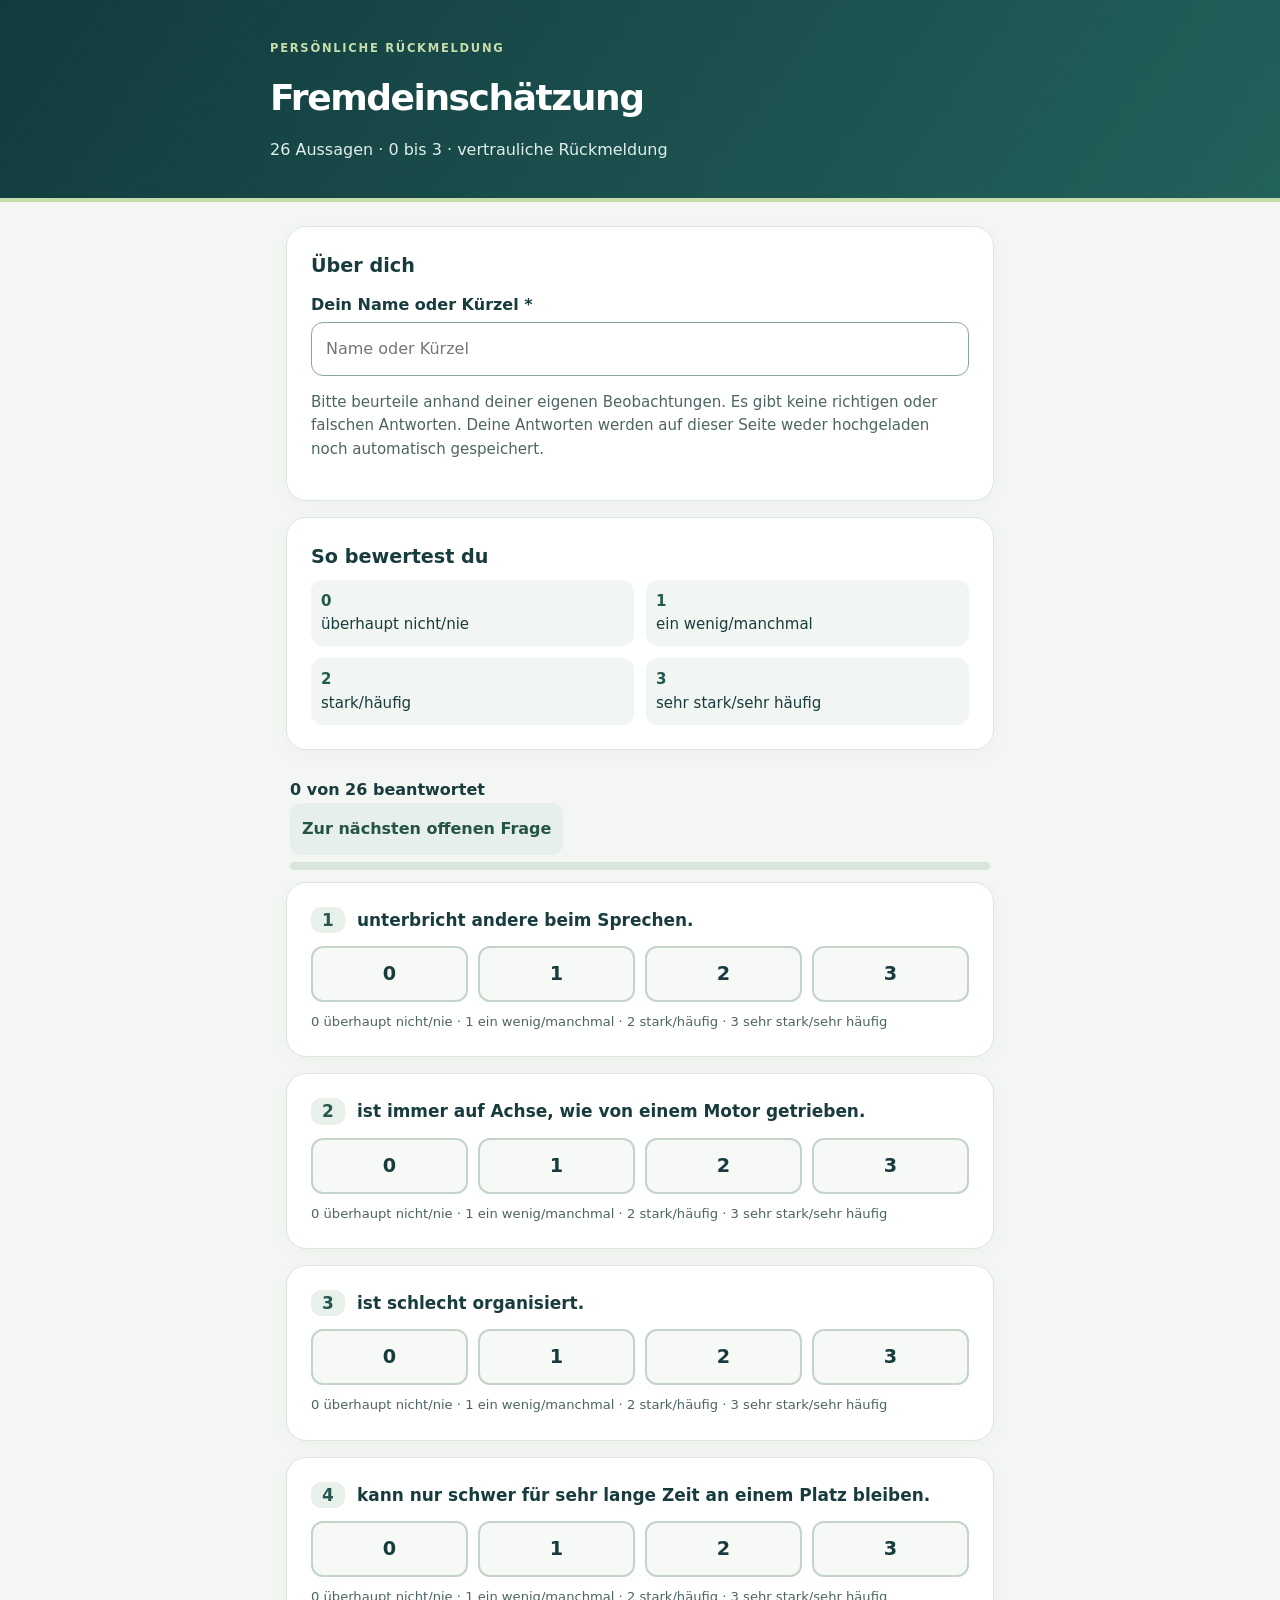
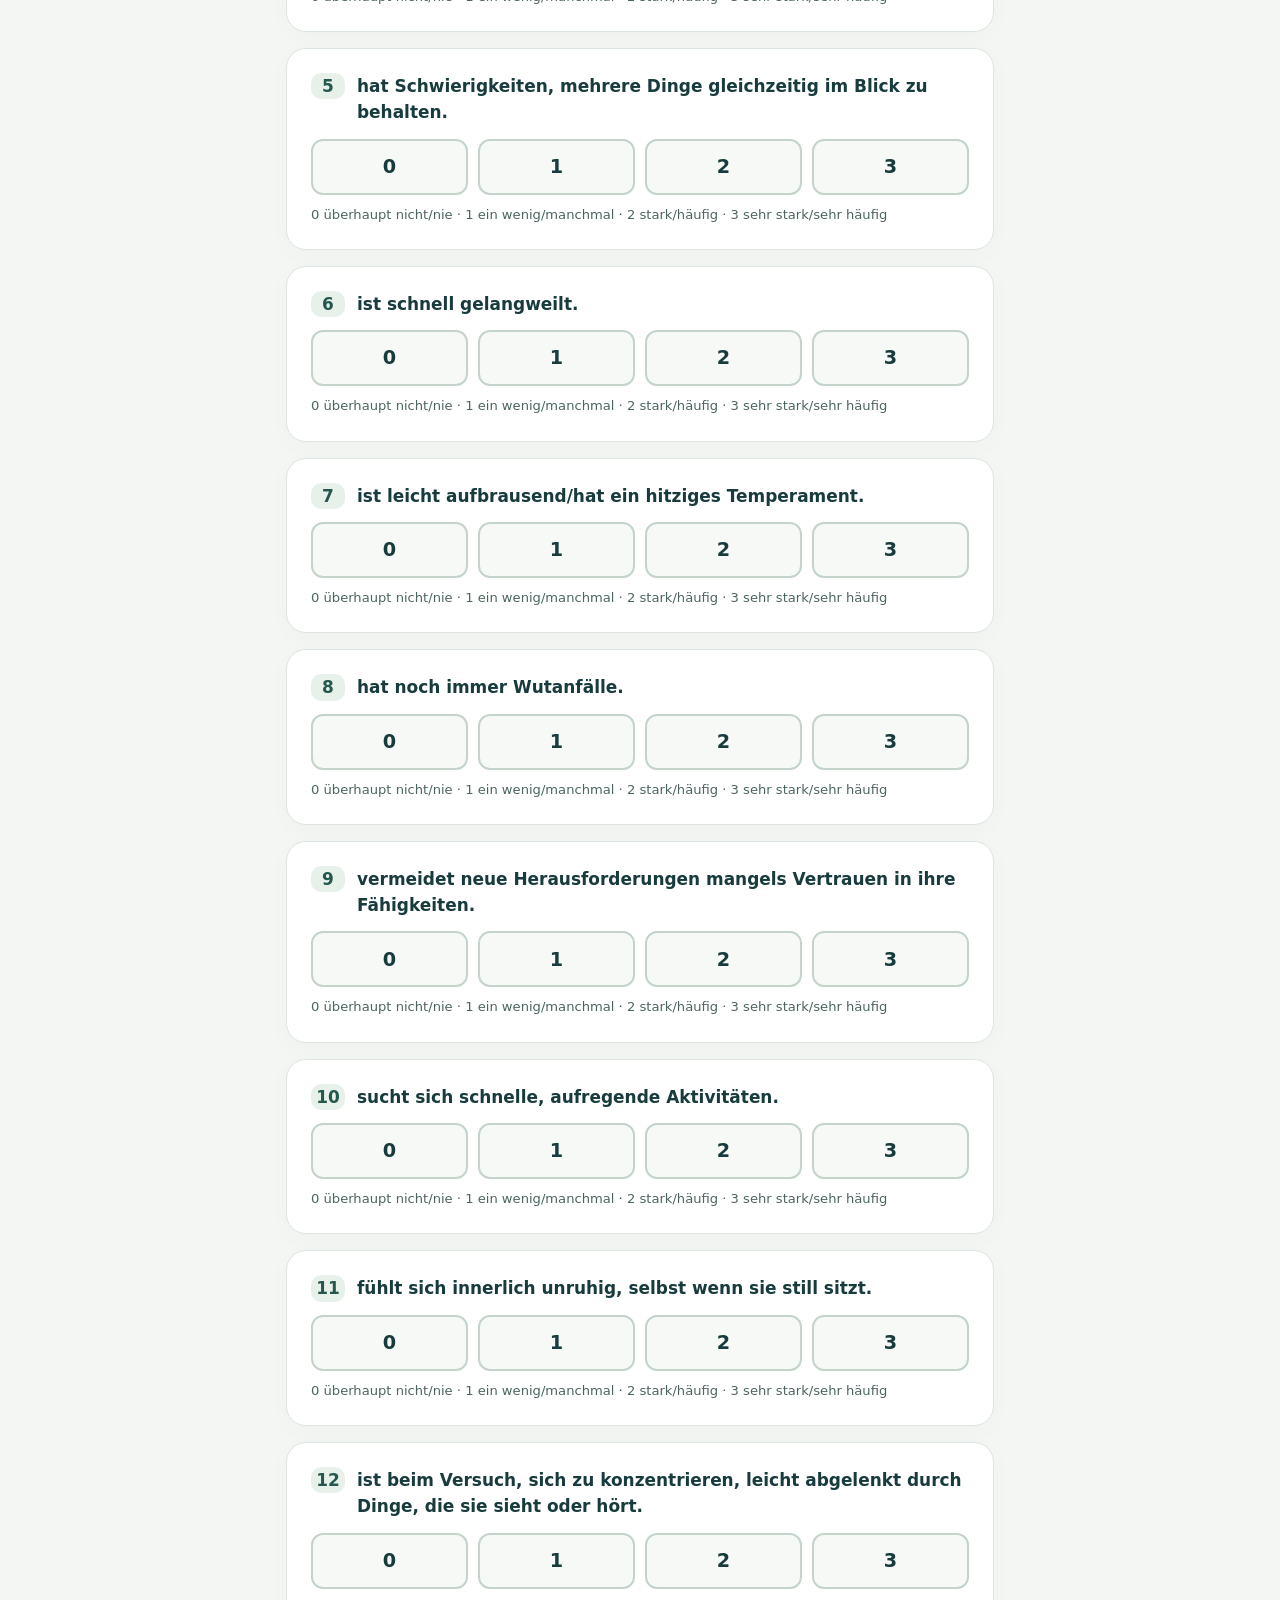
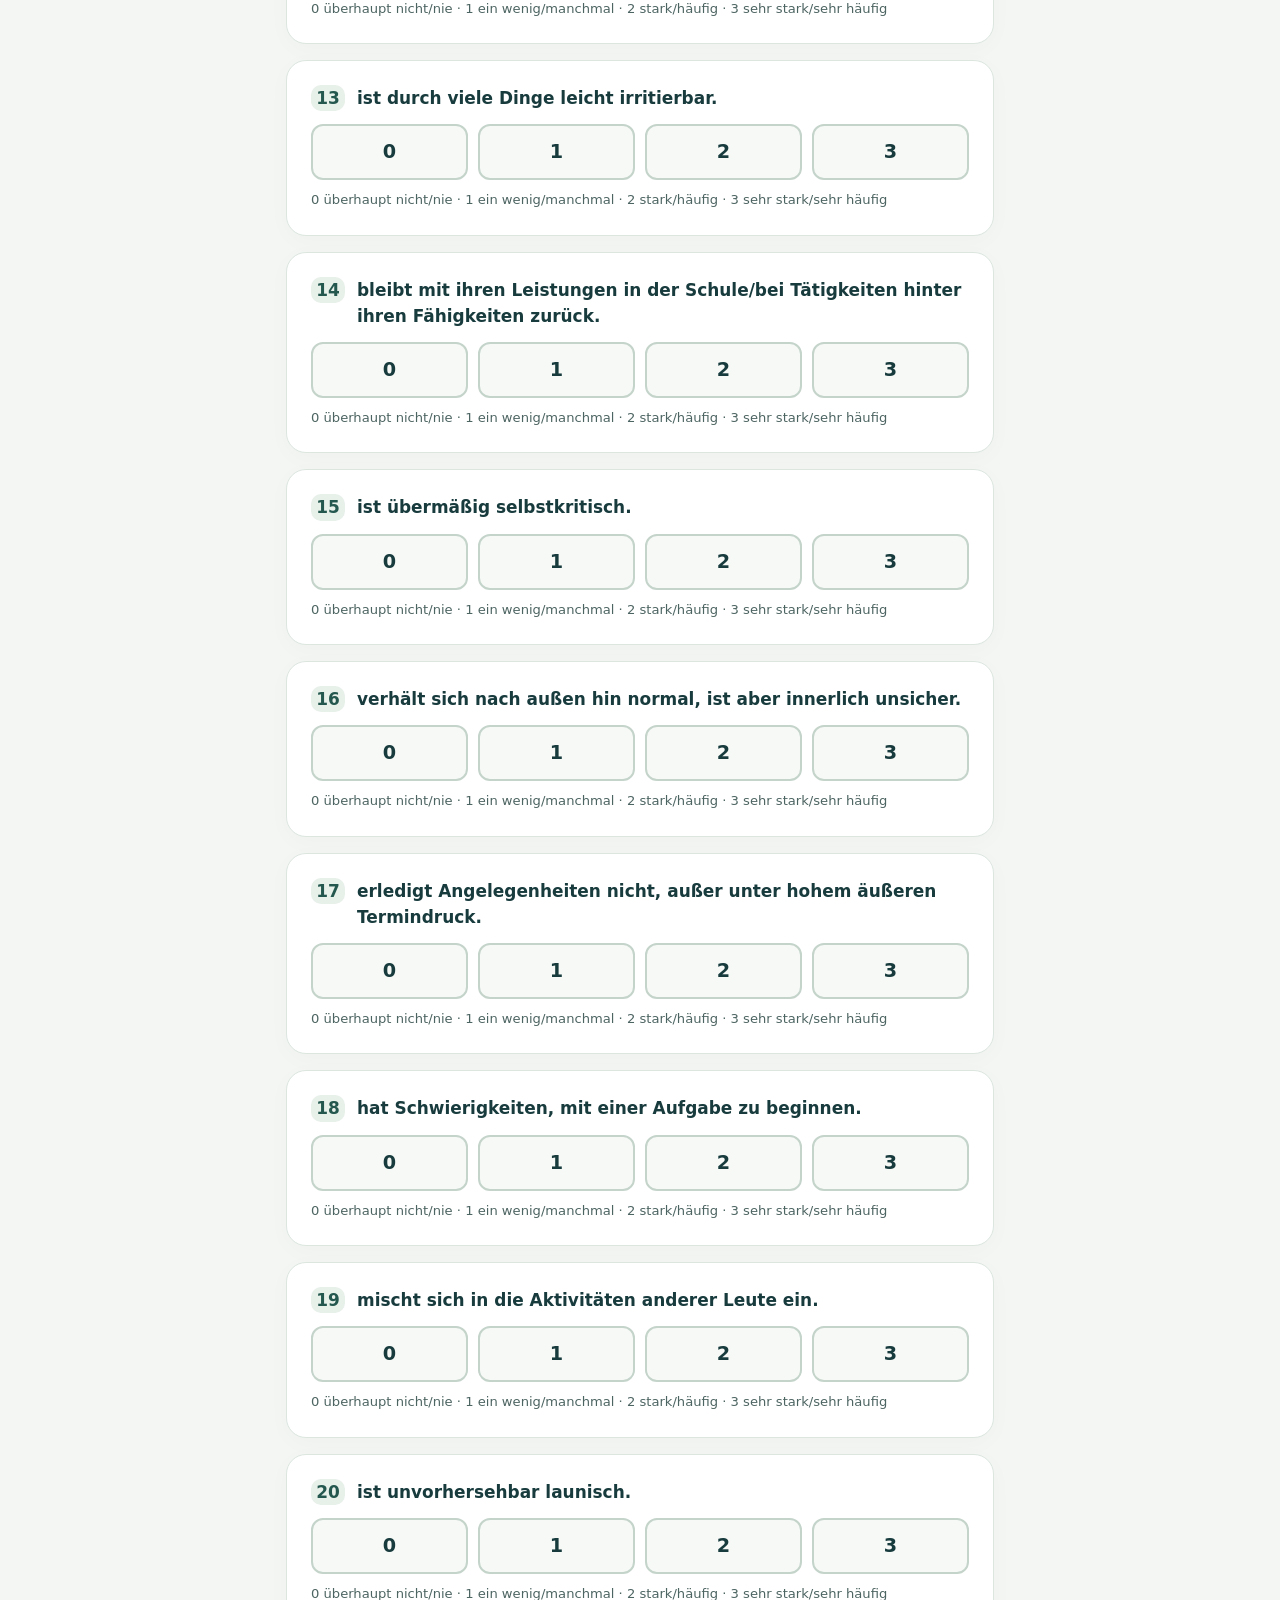
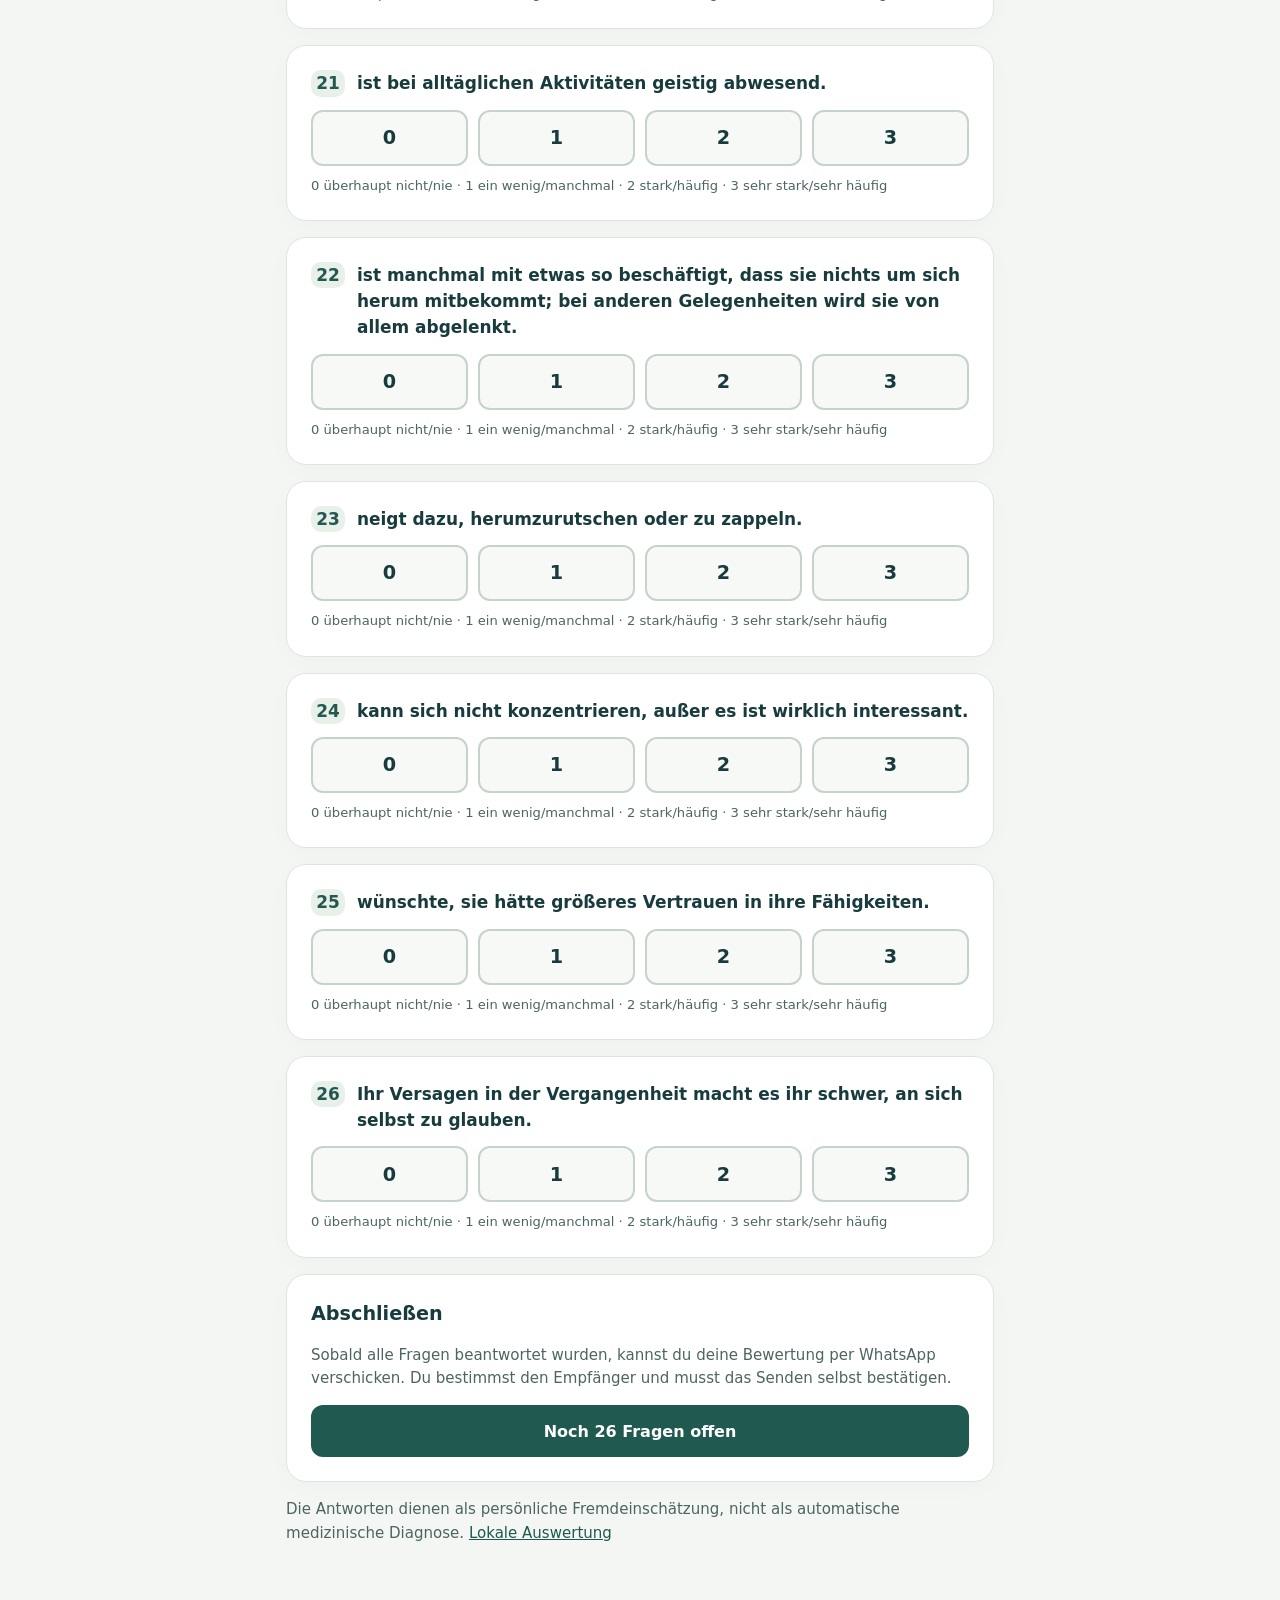
<file: index.html>
<!doctype html><html lang="de"><head><meta charset="utf-8"><meta name="viewport" content="width=device-width,initial-scale=1"><meta name="robots" content="noindex,nofollow,noarchive"><title>ADHS – Fremdeinschätzung</title><link rel="stylesheet" href="style.css"></head><body><header><div><div class="eyebrow">Persönliche Rückmeldung</div><h1>Fremdeinschätzung</h1><p>26 Aussagen · 0 bis 3 · vertrauliche Rückmeldung</p></div></header><main>
<section class="card"><h2>Über dich</h2><label class="input-label" for="name">Dein Name oder Kürzel *</label><input id="name" type="text" maxlength="80" placeholder="Name oder Kürzel" autocomplete="name"><p class="small">Bitte beurteile anhand deiner eigenen Beobachtungen. Es gibt keine richtigen oder falschen Antworten. Deine Antworten werden auf dieser Seite weder hochgeladen noch automatisch gespeichert.</p></section>
<section class="card"><h2>So bewertest du</h2><div class="legend"><div><strong>0</strong>überhaupt nicht/nie</div><div><strong>1</strong>ein wenig/manchmal</div><div><strong>2</strong>stark/häufig</div><div><strong>3</strong>sehr stark/sehr häufig</div></div></section>
<div class="progress"><div id="progress" role="status">0 von 26 beantwortet</div><button type="button" class="btn secondary" id="next">Zur nächsten offenen Frage</button><div class="bar"><div id="fill"></div></div></div>
<form id="form" novalidate><div id="questions"></div><section class="card"><h2>Abschließen</h2><p class="small">Sobald alle Fragen beantwortet wurden, kannst du deine Bewertung per WhatsApp verschicken. Du bestimmst den Empfänger und musst das Senden selbst bestätigen.</p><button class="btn" type="submit" id="complete" disabled>Alle 26 Fragen beantworten</button><p class="alert" id="error" role="status" hidden></p></section></form>
<section class="card" id="result" hidden><h2>Fertig – Ergebnis senden</h2><p class="ok" role="status">Alle 26 Antworten sind vorhanden. Es wurde noch nichts versendet.</p><details><summary>Antworttext ansehen</summary><textarea class="preview" id="preview" readonly aria-label="Antworttext"></textarea></details><div class="actions"><button class="btn" id="whatsapp" type="button">Per WhatsApp senden</button><button class="btn secondary" id="share" type="button">Anders teilen</button><button class="btn secondary" id="copy" type="button">Text kopieren</button><button class="btn secondary" id="download" type="button">Datei speichern</button></div><p class="small">Bei WhatsApp wählst du die Person aus, an die du deine Antworten senden möchtest, und tippst dort auf „Senden“. Auf GitHub werden deine Angaben nicht gespeichert.</p></section>
<p class="small">Die Antworten dienen als persönliche Fremdeinschätzung, nicht als automatische medizinische Diagnose. <a href="auswertung.html">Lokale Auswertung</a></p>
</main><script>
"use strict";
const questions=["unterbricht andere beim Sprechen.","ist immer auf Achse, wie von einem Motor getrieben.","ist schlecht organisiert.","kann nur schwer für sehr lange Zeit an einem Platz bleiben.","hat Schwierigkeiten, mehrere Dinge gleichzeitig im Blick zu behalten.","ist schnell gelangweilt.","ist leicht aufbrausend/hat ein hitziges Temperament.","hat noch immer Wutanfälle.","vermeidet neue Herausforderungen mangels Vertrauen in ihre Fähigkeiten.","sucht sich schnelle, aufregende Aktivitäten.","fühlt sich innerlich unruhig, selbst wenn sie still sitzt.","ist beim Versuch, sich zu konzentrieren, leicht abgelenkt durch Dinge, die sie sieht oder hört.","ist durch viele Dinge leicht irritierbar.","bleibt mit ihren Leistungen in der Schule/bei Tätigkeiten hinter ihren Fähigkeiten zurück.","ist übermäßig selbstkritisch.","verhält sich nach außen hin normal, ist aber innerlich unsicher.","erledigt Angelegenheiten nicht, außer unter hohem äußeren Termindruck.","hat Schwierigkeiten, mit einer Aufgabe zu beginnen.","mischt sich in die Aktivitäten anderer Leute ein.","ist unvorhersehbar launisch.","ist bei alltäglichen Aktivitäten geistig abwesend.","ist manchmal mit etwas so beschäftigt, dass sie nichts um sich herum mitbekommt; bei anderen Gelegenheiten wird sie von allem abgelenkt.","neigt dazu, herumzurutschen oder zu zappeln.","kann sich nicht konzentrieren, außer es ist wirklich interessant.","wünschte, sie hätte größeres Vertrauen in ihre Fähigkeiten.","Ihr Versagen in der Vergangenheit macht es ihr schwer, an sich selbst zu glauben."];let current=null;
const root=document.getElementById('questions');
questions.forEach((q,i)=>{let section=document.createElement('section');section.className='card';section.id='q'+i;let head=document.createElement('div');head.className='qtitle';let number=document.createElement('span');number.className='qnum';number.textContent=i+1;let title=document.createElement('span');title.textContent=q;title.id='title'+i;head.append(number,title);let opts=document.createElement('div');opts.className='options';opts.setAttribute('role','group');opts.setAttribute('aria-labelledby','title'+i);['0','1','2','3'].forEach(v=>{let lbl=document.createElement('label');lbl.className='option';let input=document.createElement('input');input.type='radio';input.name='q'+i;input.value=v;input.setAttribute('aria-label',v+' – '+['überhaupt nicht/nie','ein wenig/manchmal','stark/häufig','sehr stark/sehr häufig'][Number(v)]);input.addEventListener('change',update);let span=document.createElement('span');span.textContent=v;lbl.append(input,span);opts.append(lbl)});let note=document.createElement('p');note.className='scale-note';note.textContent='0 überhaupt nicht/nie · 1 ein wenig/manchmal · 2 stark/häufig · 3 sehr stark/sehr häufig';section.append(head,opts,note);root.append(section)});
function answers(){return questions.map((_,i)=>{const el=document.querySelector('input[name="q'+i+'"]:checked');return el?Number(el.value):null})}
document.getElementById('next').onclick=()=>{const i=answers().indexOf(null);if(i>=0)document.querySelector('input[name="q'+i+'"]').focus();else document.getElementById('complete').focus()};
function update(){const n=answers().filter(v=>v!==null).length;document.getElementById('progress').textContent=n+' von 26 beantwortet';document.getElementById('fill').style.width=(n/26*100)+'%';document.getElementById('next').textContent=n===26?'Zum Abschluss':'Zur nächsten offenen Frage';document.getElementById('complete').disabled=false;document.getElementById('complete').textContent=n===26?'Ergebnis vorbereiten':'Noch '+(26-n)+' Fragen offen';document.getElementById('result').hidden=true;current=null}
document.getElementById('name').addEventListener('input',update);
function message(){let parts=['FREMDEINSCHÄTZUNG – 26 FRAGEN','Name: '+current.name,'Datum: '+new Date(current.timestamp).toLocaleDateString('de-DE'),'Version: fremdeinschaetzung-v1','','Bewertungen (0 = überhaupt nicht/nie, 1 = ein wenig/manchmal, 2 = stark/häufig, 3 = sehr stark/sehr häufig):'];questions.forEach((q,i)=>parts.push((i+1)+': '+current.answers[i]));parts.push('','Rohsumme: '+current.answers.reduce((a,b)=>a+b,0)+'/78 (keine medizinische Auswertung)');return parts.join('\n')}
document.getElementById('form').addEventListener('submit',e=>{e.preventDefault();const name=document.getElementById('name').value.trim();const vals=answers();const error=document.getElementById('error');if(!name){error.hidden=false;error.textContent='Bitte deinen Namen oder ein Kürzel eingeben.';document.getElementById('name').focus();return}const first=vals.indexOf(null);if(first>=0){error.hidden=false;error.textContent='Bitte alle Fragen beantworten.';document.querySelector('input[name="q'+first+'"]').focus();return}error.hidden=true;current={format:'fremdeinschaetzung-v1',name,timestamp:new Date().toISOString(),answers:vals};document.getElementById('preview').value=message();document.getElementById('result').hidden=false;document.getElementById('result').scrollIntoView({behavior:'smooth'})});
document.getElementById('whatsapp').onclick=()=>{if(!current)return;window.location.href='https://wa.me/?text='+encodeURIComponent(message())};
document.getElementById('share').onclick=async()=>{if(!current)return;try{if(navigator.share)await navigator.share({title:'Fremdeinschätzung',text:message()});else window.location.href='https://wa.me/?text='+encodeURIComponent(message())}catch(e){if(e.name!=='AbortError')alert('Teilen nicht verfügbar. Bitte Text kopieren.')}};
document.getElementById('copy').onclick=async()=>{if(!current)return;try{await navigator.clipboard.writeText(message());alert('Kopiert. Bitte privat an den Empfänger senden.')}catch(e){document.getElementById('preview').parentElement.open=true;document.getElementById('preview').focus();document.getElementById('preview').select();alert('Bitte den markierten Antworttext über das Auswahlmenü kopieren.')}};
document.getElementById('download').onclick=()=>{if(!current)return;let blob=new Blob([JSON.stringify(current,null,2)],{type:'application/json'});let url=URL.createObjectURL(blob);let a=document.createElement('a');a.href=url;a.download='fremdeinschaetzung-'+current.name.replace(/[^a-z0-9äöüß-]/gi,'-').slice(0,30)+'.json';a.click();setTimeout(()=>URL.revokeObjectURL(url),1000)};
// Prevent repeated actions while a share/copy request is pending, plus a short tap cooldown.
for(const id of ['whatsapp','share','copy','download']){
 const button=document.getElementById(id), action=button.onclick;
 let busy=false;
 button.onclick=async()=>{
  if(busy||!current)return;
  busy=true;button.disabled=true;
  try{await action()}finally{setTimeout(()=>{busy=false;button.disabled=false},800)}
 };
}
update();
</script></body></html>
</file>
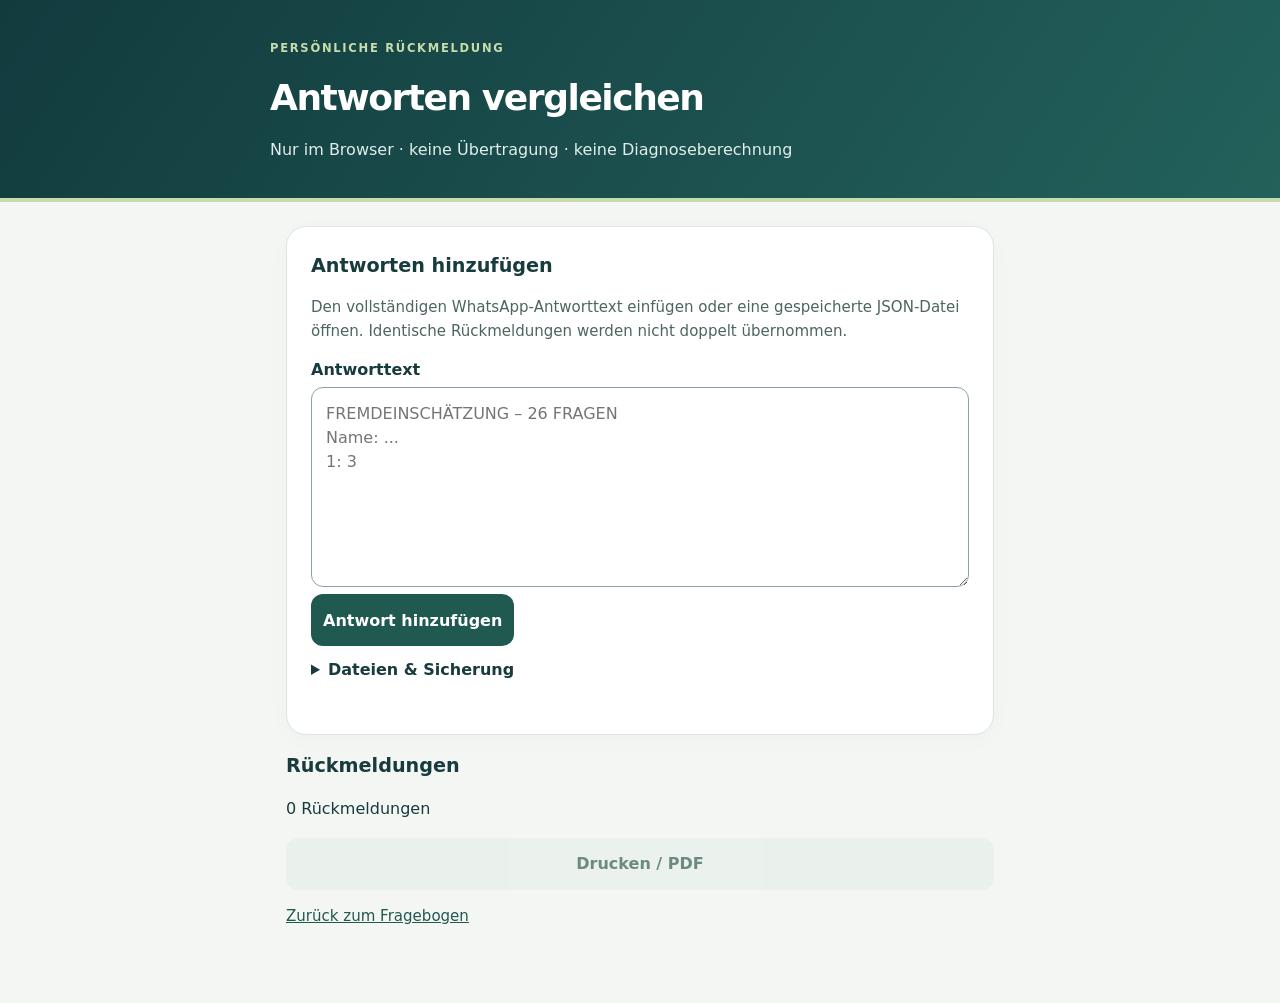
<file: auswertung.html>
<!doctype html><html lang="de"><head><meta charset="utf-8"><meta name="viewport" content="width=device-width,initial-scale=1"><meta name="robots" content="noindex,nofollow,noarchive"><title>Auswertung der Fremdeinschätzungen</title><link rel="stylesheet" href="style.css"></head><body><header><div><div class="eyebrow">Persönliche Rückmeldung</div><h1>Antworten vergleichen</h1><p>Nur im Browser · keine Übertragung · keine Diagnoseberechnung</p></div></header><main><section class="card no-print"><h2>Antworten hinzufügen</h2><p class="small">Den vollständigen WhatsApp-Antworttext einfügen oder eine gespeicherte JSON-Datei öffnen. Identische Rückmeldungen werden nicht doppelt übernommen.</p><label class="input-label" for="text">Antworttext</label><textarea id="text" placeholder="FREMDEINSCHÄTZUNG – 26 FRAGEN&#10;Name: ...&#10;1: 3"></textarea><button class="btn" id="add">Antwort hinzufügen</button><details><summary>Dateien &amp; Sicherung</summary><label class="input-label" for="file">JSON-Datei importieren</label><input class="file" id="file" type="file" accept=".json,application/json"><div class="actions"><button class="btn secondary" id="json" disabled>Sicherung speichern</button><button class="btn secondary" id="csv" disabled>CSV speichern</button></div><p><label><input type="checkbox" id="persist"> Antworten auf diesem Gerät behalten</label></p><p class="small">Optional: Name und Bewertungen bleiben dann in diesem Browser gespeichert. Nur auf einem eigenen Gerät aktivieren. Ausschalten entfernt die lokale Sicherung. Ohne Speicherung gehen die Daten beim Neuladen verloren.</p><button class="btn secondary" id="clear">Alle Antworten löschen</button></details><p id="msg" role="status" class="small"></p></section><section><h2>Rückmeldungen</h2><p id="count" aria-live="polite">0 Rückmeldungen</p><div class="actions no-print"><button class="btn secondary" id="print" disabled>Drucken / PDF</button></div><div id="table"></div></section><p class="small"><a href="index.html">Zurück zum Fragebogen</a></p></main><script src="evaluation.js"></script></body></html>
</file>
<file: style.css>
:root{font-family:system-ui,-apple-system,BlinkMacSystemFont,"Segoe UI",sans-serif;color:#183b3d;background:#f3f6f3}*{box-sizing:border-box}body{margin:0;font-size:16px;line-height:1.55}header{color:white;background:linear-gradient(125deg,#123b3e,#23615b);padding:40px 22px 36px;border-bottom:4px solid #c6dcac}header>div,main{max-width:740px;margin:auto}header p{color:#e1eeea;margin:12px 0 0}h1{font-size:clamp(1.65rem,5vw,2.25rem);letter-spacing:-.04em;margin:0}h2{font-size:1.2rem;margin:0 0 8px}h3{font-size:1.05rem;margin:0}main{padding:24px 16px 60px}.card{padding:24px;border:1px solid #dce6df;background:white;border-radius:20px;margin-bottom:16px;box-shadow:0 5px 24px #163c3406;overflow-wrap:anywhere}.small{color:#4d6562;font-size:.94rem}.input-label{display:block;font-weight:650;margin:12px 0 4px}input[type=text],textarea{width:100%;font:16px/1.5 system-ui;border:1px solid #8ba39e;border-radius:12px;padding:14px}textarea{min-height:200px;resize:vertical}.qtitle{font-weight:650;display:flex;gap:12px;font-size:1.06rem;align-items:flex-start}.qnum{background:#e8f0ea;color:#24584e;min-width:34px;text-align:center;border-radius:10px;flex-shrink:0}.options{display:grid;grid-template-columns:repeat(4,minmax(0,1fr));gap:10px;margin-top:13px}.option{position:relative;cursor:pointer}.option input{position:absolute;opacity:0;width:1px;height:1px}.option span{display:flex;justify-content:center;align-items:center;min-height:56px;border:2px solid #c4d4cb;background:#f6f9f6;border-radius:12px;font-weight:750;font-size:1.2rem}.option input:checked+span{background:#20594f;color:white;border-color:#20594f}.option input:focus-visible+span,:focus-visible{outline:3px solid #a16a10;outline-offset:3px}.legend{display:grid;grid-template-columns:repeat(2,minmax(0,1fr));font-size:.94rem;gap:12px}.legend>div{background:#f2f6f2;border-radius:12px;padding:10px}.legend strong{display:block;color:#20594f}.progress{position:sticky;top:0;background:#f3f6f3f5;z-index:2;padding:12px 4px;font-weight:650}.bar{background:#d9e5db;height:8px;border-radius:30px;overflow:hidden;margin-top:7px}.bar>div{height:100%;background:#2c695b;width:0}.actions{display:flex;gap:10px;flex-wrap:wrap;margin-top:14px}.btn{flex:1 1 165px;min-height:52px;border:0;border-radius:12px;padding:12px;font:700 1rem system-ui;cursor:pointer;color:white;background:#20594f}.btn.secondary{background:#e7efea;color:#245347}.btn:disabled{opacity:.65;cursor:not-allowed}.alert{background:#fff5e8;color:#6c4409;border-radius:9px;padding:11px}.ok{background:#edf9f2;border:1px solid #b5dfc5;padding:12px;border-radius:9px}a{color:#20594f}.card,input{scroll-margin-top:130px}#complete,#whatsapp{width:100%;flex-basis:100%}.scale-note{font-size:.82rem;color:#4d6562;margin:10px 0 0}.eyebrow{text-transform:uppercase;letter-spacing:.15em;font-size:.72rem;font-weight:700;color:#c6dcac;margin:0 0 12px}summary{cursor:pointer;padding:12px 0;font-weight:650}table{border-collapse:collapse;width:100%}th,td{padding:10px 8px;text-align:left;border-bottom:1px solid #dce6df;vertical-align:top}th{background:#e7efea}td:last-child{font-weight:700}.scroll{overflow-x:auto}input[type=checkbox]{width:22px;height:22px;vertical-align:middle}.file{width:100%;font:inherit;padding:12px 0}[hidden]{display:none!important}@media(max-width:490px){.card{padding:18px}.legend{font-size:.9rem}header{padding:28px 18px}.options{gap:8px}}@media(prefers-reduced-motion:reduce){*{scroll-behavior:auto!important;transition:none!important}}@media print{header{background:white;color:#183b3d;padding:0}header p,.eyebrow,.no-print,body>main>p,.progress,.actions,#form,#result details{display:none!important}body{background:white}main{padding:0;max-width:none}.card{box-shadow:none;border-radius:0;break-inside:auto}details>*,details:not([open])>*{display:block}summary{list-style:none}tr{break-inside:avoid}}
</file>
